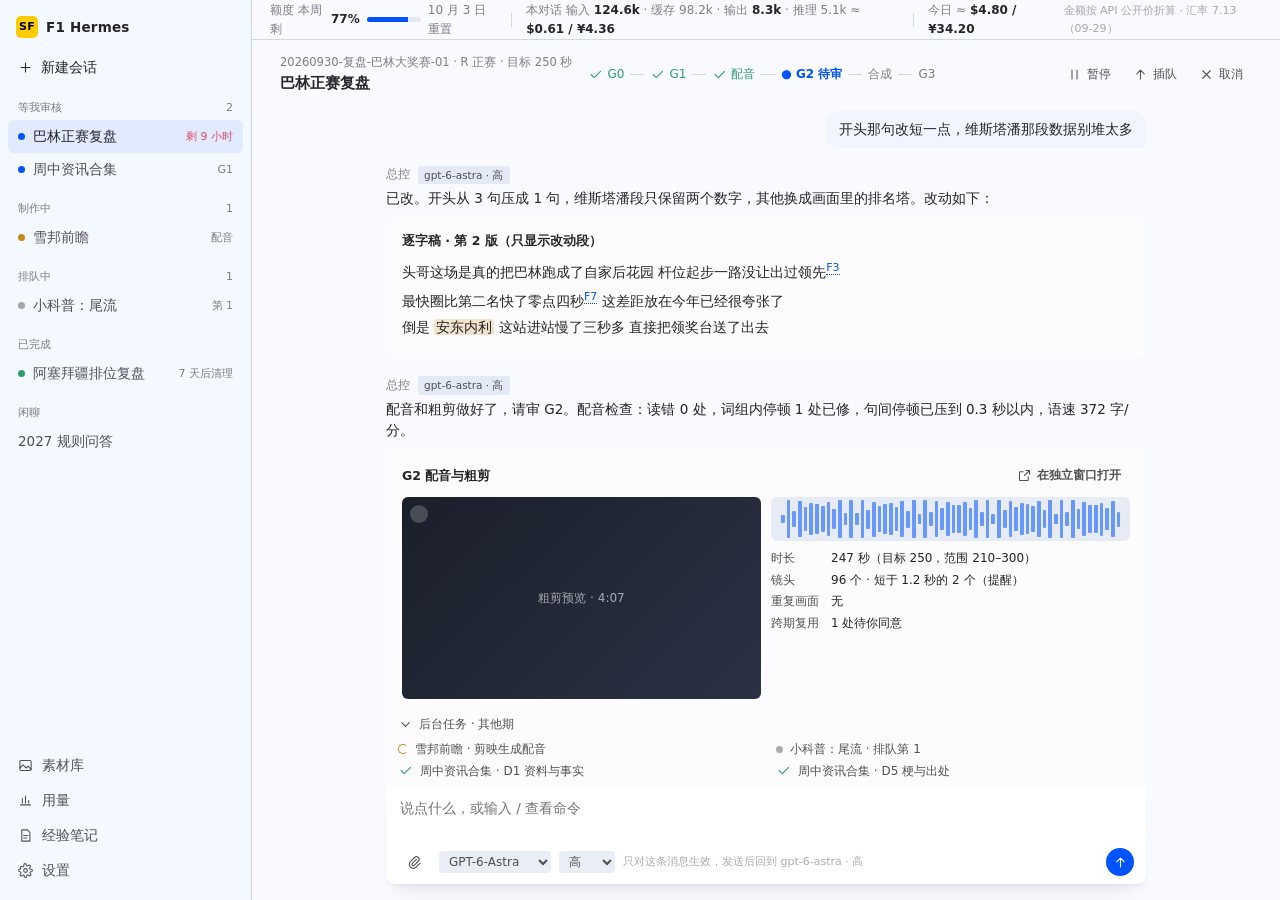
<file: F1 Harness V1/web/mockup/index.html>
<!doctype html>
<html lang="zh-CN">
<head>
<meta charset="utf-8">
<meta name="viewport" content="width=device-width, initial-scale=1">
<title>F1 Hermes · 样稿</title>
<style>
/* 配色、描边、阴影取自 Hermes Desktop（MIT）styles.css；样稿只做视觉确认，数据均为示例 */
:root {
  color-scheme: light dark;
  --fg: #17171a; --primary: #0053fd; --warm: #cf806d;
  --bg: #f8faff; --sidebar: rgba(243,247,255,.71); --card: #ffffff; --widget: #fcfcfe;
  --bubble: color-mix(in srgb, #0053fd 6%, #fff);
  --t1: color-mix(in srgb, var(--fg) 94%, transparent);
  --t2: color-mix(in srgb, var(--fg) 74%, transparent);
  --t3: color-mix(in srgb, var(--fg) 54%, transparent);
  --t4: color-mix(in srgb, var(--fg) 36%, transparent);
  --line: color-mix(in srgb, var(--primary) 10%, color-mix(in srgb, var(--fg) 8%, transparent));
  --hover: color-mix(in srgb, var(--primary) 4%, transparent);
  --active: color-mix(in srgb, var(--primary) 8%, transparent);
  --fill: color-mix(in srgb, var(--primary) 5%, color-mix(in srgb, var(--fg) 4%, transparent));
  --green: #2f9e6e; --red: #d94c63; --amber: #c98a1b;
  --stroke-nous: color-mix(in srgb, currentColor 3%, transparent);
  --shadow-nous: 0 .125rem .25rem -.125rem rgb(0 0 0/7%), 0 .5rem .75rem -.375rem rgb(0 0 0/6%), 0 1.25rem 1.75rem -.875rem rgb(0 0 0/6%);
  --r: 6px; --r-lg: 9px;
  --font: -apple-system, BlinkMacSystemFont, "SF Pro Text", "PingFang SC", system-ui, sans-serif;
}
@media (prefers-color-scheme: dark) {
  :root {
    --fg: #e8eaf0; --primary: #5b8cff; --bg: #0d0d0e; --sidebar: rgba(10,10,11,.78); --card: #161618; --widget: #141416;
    --bubble: color-mix(in srgb, #5b8cff 14%, #161618);
    --shadow-nous: 0 .5rem 1.5rem rgb(0 0 0/45%);
    --green: #55a583; --red: #e75e78; --amber: #d9a441;
  }
}
* { box-sizing: border-box; }
html, body { margin: 0; height: 100%; }
body { font: 13.5px/1.55 var(--font); color: var(--t1); background: var(--bg); display: flex; overflow: hidden; }
button { font: inherit; color: inherit; cursor: pointer; border: 0; background: none; }
svg.i { width: 15px; height: 15px; stroke: currentColor; fill: none; stroke-width: 1.7; stroke-linecap: round; stroke-linejoin: round; flex: none; }

/* ---------- 侧栏 ---------- */
aside { width: 252px; flex: none; background: var(--sidebar); backdrop-filter: blur(24px) saturate(1.4); border-right: 1px solid var(--line); display: flex; flex-direction: column; padding: 12px 8px; }
.brand { display: flex; align-items: center; gap: 8px; padding: 4px 8px 12px; font-weight: 600; letter-spacing: .2px; }
.brand .mark { width: 22px; height: 22px; border-radius: 5px; background: #ffcc00; display: grid; place-items: center; font-size: 11px; color: #000; font-weight: 800; }
.btn-new { display: flex; align-items: center; gap: 8px; padding: 7px 10px; border-radius: var(--r); color: var(--t1); }
.btn-new:hover, .row:hover, .nav:hover { background: var(--hover); }
.group { margin-top: 14px; }
.group h6 { margin: 0 0 4px; padding: 0 10px; font-size: 11px; font-weight: 500; color: var(--t3); display: flex; justify-content: space-between; }
.row { display: flex; align-items: center; gap: 8px; padding: 6px 10px; border-radius: var(--r); color: var(--t2); width: 100%; text-align: left; }
.row.on { background: var(--active); color: var(--t1); }
.row .t { flex: 1; overflow: hidden; white-space: nowrap; text-overflow: ellipsis; }
.dot { width: 7px; height: 7px; border-radius: 50%; flex: none; }
.dot.review { background: var(--primary); } .dot.work { background: var(--amber); } .dot.queue { background: var(--t4); } .dot.done { background: var(--green); }
.meta { font-size: 11px; color: var(--t3); }
.meta.warn { color: var(--red); }
.spacer { flex: 1; }
.nav { display: flex; align-items: center; gap: 9px; padding: 7px 10px; border-radius: var(--r); color: var(--t2); width: 100%; }
.nav.on { background: var(--active); color: var(--t1); }

/* ---------- 主区 ---------- */
main { flex: 1; display: flex; flex-direction: column; min-width: 0; }
.topbar { height: 40px; flex: none; display: flex; align-items: center; gap: 14px; padding: 0 18px; font-size: 12px; color: var(--t3); border-bottom: 1px solid var(--line); }
.topbar b { color: var(--t1); font-weight: 600; }
.topbar .sep { width: 1px; height: 14px; background: var(--line); }
.quota { display: flex; align-items: center; gap: 7px; }
.bar { width: 64px; height: 5px; border-radius: 3px; background: var(--fill); overflow: hidden; }
.bar i { display: block; height: 100%; background: var(--primary); }
.page { flex: 1; display: none; flex-direction: column; min-height: 0; }
.page.on { display: flex; }

.ephead { padding: 14px 28px 10px; display: flex; align-items: center; gap: 16px; flex-wrap: wrap; }
.ephead .code { font-size: 11.5px; color: var(--t3); }
.ephead h1 { margin: 0; font-size: 15px; font-weight: 600; }
.steps { display: flex; align-items: center; gap: 6px; font-size: 12px; color: var(--t3); }
.steps span { display: inline-flex; align-items: center; gap: 4px; }
.steps .ok { color: var(--green); } .steps .now { color: var(--primary); font-weight: 600; }
.steps em { width: 14px; height: 1px; background: var(--line); display: inline-block; }
.actions { margin-left: auto; display: flex; gap: 4px; }
.ghost { display: inline-flex; align-items: center; gap: 5px; padding: 4px 9px; border-radius: 4px; color: var(--t2); font-size: 12px; }
.ghost:hover { background: var(--hover); color: var(--t1); }

.thread { flex: 1; overflow-y: auto; padding: 6px 28px 24px; }
.msg { max-width: 760px; margin: 0 auto 18px; }
.msg.user { display: flex; justify-content: flex-end; }
.msg.user .bubble { background: var(--bubble); padding: 8px 13px; border-radius: 12px 12px 3px 12px; max-width: 78%; }
.who { font-size: 11.5px; color: var(--t3); margin-bottom: 4px; display: flex; gap: 8px; align-items: center; }
.chip { font-size: 10.5px; padding: 1px 6px; border-radius: 3px; background: var(--fill); color: var(--t2); }
.widget { background: var(--widget); border-radius: var(--r-lg); padding: 14px 16px; margin-top: 8px; }
.widget h5 { margin: 0 0 8px; font-size: 12.5px; font-weight: 600; display: flex; align-items: center; gap: 7px; }
.below { display: flex; gap: 8px; margin-top: 8px; }
.btn { padding: 5px 14px; border-radius: 4px; font-size: 12.5px; }
.btn.primary { background: var(--primary); color: #fff; }
.btn.soft { background: var(--fill); }
.btn.text { color: var(--t3); }
.script p { margin: 0 0 6px; }
.fact { color: var(--primary); border-bottom: 1px dotted currentColor; position: relative; cursor: help; font-size: 11px; vertical-align: super; }
.fact:hover::after { content: attr(data-src); position: absolute; left: 0; top: 18px; white-space: nowrap; background: var(--card); color: var(--t1); padding: 6px 9px; border-radius: 4px; box-shadow: var(--shadow-nous); font-size: 11.5px; z-index: 5; }
.pending { background: color-mix(in srgb, var(--amber) 22%, transparent); border-radius: 2px; padding: 0 2px; }
.media { display: grid; grid-template-columns: 1fr 1fr; gap: 10px; }
.player { aspect-ratio: 16/9; border-radius: 6px; background: linear-gradient(135deg, #1b1f2a, #2b3245); display: grid; place-items: center; color: #fff9; font-size: 12px; position: relative; overflow: hidden; }
.player .wm { position: absolute; left: 8px; top: 8px; width: 18px; height: 18px; border-radius: 50%; background: #fff3; }
.wave { height: 44px; border-radius: 6px; background: var(--fill); display: flex; align-items: center; gap: 2px; padding: 0 10px; }
.wave i { flex: 1; background: var(--primary); opacity: .55; border-radius: 1px; }
.kv { display: grid; grid-template-columns: auto 1fr; gap: 3px 12px; font-size: 12px; color: var(--t2); margin-top: 8px; }
.kv b { color: var(--t1); font-weight: 500; }

/* 卡片堆叠（跨期复用审批） */
.stack { position: relative; max-width: 760px; margin: 0 auto 18px; padding-top: 7px; }
.stack .behind { position: absolute; left: 2%; right: 2%; top: 0; height: 30px; border-radius: var(--r-lg); background: var(--widget); opacity: .7; transform: scale(.96); }
.stack .front { position: relative; }
.thumbs { display: flex; gap: 6px; }
.thumbs i { width: 88px; aspect-ratio: 16/9; border-radius: 4px; background: linear-gradient(135deg, #37404f, #1e2430); }

/* 状态栏 + 输入框 */
.dock { padding: 0 28px 16px; }
.status { max-width: 760px; margin: 0 auto; background: var(--widget); border-radius: var(--r-lg) var(--r-lg) 0 0; padding: 8px 12px 6px; font-size: 12px; }
.status .hd { display: flex; align-items: center; gap: 6px; color: var(--t2); cursor: pointer; }
.status ul { list-style: none; margin: 6px 0 0; padding: 0; display: grid; grid-template-columns: 1fr 1fr; gap: 3px 20px; }
.status li { display: flex; align-items: center; gap: 7px; color: var(--t2); }
.status.fold ul { display: none; }
.spin { width: 10px; height: 10px; border-radius: 50%; border: 1.5px solid var(--amber); border-right-color: transparent; animation: s 1s linear infinite; }
@keyframes s { to { transform: rotate(360deg); } }
@media (prefers-reduced-motion: reduce) { .spin { animation: none; } }
.composer { max-width: 760px; margin: 0 auto; background: var(--card); border-radius: 0 0 var(--r-lg) var(--r-lg); box-shadow: var(--shadow-nous); padding: 10px 12px 8px; position: relative; }
.composer textarea { width: 100%; border: 0; outline: 0; resize: none; background: none; color: var(--t1); font: inherit; min-height: 44px; }
.ctrl { display: flex; align-items: center; gap: 8px; }
select { font: inherit; font-size: 12px; color: var(--t2); background: var(--fill); border: 0; border-radius: 4px; padding: 3px 6px; }
.send { margin-left: auto; width: 28px; height: 28px; border-radius: 50%; background: var(--primary); color: #fff; display: grid; place-items: center; }
.hint { font-size: 11px; color: var(--t4); }
.slash { position: absolute; left: 10px; bottom: calc(100% + 6px); width: 340px; background: var(--card); border-radius: 8px; box-shadow: var(--shadow-nous); border: 1px solid var(--stroke-nous); padding: 5px; display: none; }
.slash.on { display: block; }
.slash div { display: flex; gap: 10px; padding: 5px 8px; border-radius: 4px; font-size: 12.5px; }
.slash div:hover { background: var(--hover); }
.slash code { color: var(--primary); width: 70px; }

/* 其他页 */
.pagebody { flex: 1; overflow-y: auto; padding: 22px 32px; }
.pagebody h2 { margin: 0 0 4px; font-size: 16px; font-weight: 600; }
.sub { color: var(--t3); font-size: 12px; margin-bottom: 18px; }
.seg { display: inline-flex; background: var(--fill); border-radius: 5px; padding: 2px; margin-bottom: 14px; }
.seg button { padding: 3px 12px; border-radius: 4px; font-size: 12px; color: var(--t2); }
.seg button.on { background: var(--card); color: var(--t1); box-shadow: 0 1px 2px rgb(0 0 0/8%); }
table { border-collapse: collapse; width: 100%; font-size: 12.5px; }
th { text-align: left; font-weight: 500; color: var(--t3); padding: 6px 8px; border-bottom: 1px solid var(--line); }
td { padding: 6px 8px; border-bottom: 1px solid color-mix(in srgb, var(--line) 60%, transparent); color: var(--t2); }
.cards { display: grid; grid-template-columns: repeat(auto-fill, minmax(190px, 1fr)); gap: 14px; }
.asset .thumb { aspect-ratio: 16/9; border-radius: 6px; background: linear-gradient(135deg, #2c3446, #151a24); margin-bottom: 6px; }
.tags { display: flex; flex-wrap: wrap; gap: 4px; margin-top: 4px; }

/* 设置浮层 */
.overlay { position: fixed; inset: 0; background: rgb(0 0 0/18%); backdrop-filter: blur(3px); display: none; place-items: center; z-index: 20; }
.overlay.on { display: grid; }
.panel { width: 720px; max-height: 80vh; overflow-y: auto; background: var(--card); border-radius: 12px; box-shadow: var(--shadow-nous); border: 1px solid var(--stroke-nous); padding: 20px 24px; }
.panel .x { float: right; color: var(--t3); }
</style>
</head>
<body>
<svg width="0" height="0" style="position:absolute">
  <defs>
    <symbol id="plus" viewBox="0 0 24 24"><path d="M12 5v14M5 12h14"/></symbol>
    <symbol id="photo" viewBox="0 0 24 24"><rect x="3" y="4" width="18" height="16" rx="2"/><path d="m3 16 5-5 5 5 3-3 5 5"/></symbol>
    <symbol id="chart" viewBox="0 0 24 24"><path d="M4 19h16M7 16V9m5 7V5m5 11v-4"/></symbol>
    <symbol id="note" viewBox="0 0 24 24"><path d="M6 3h9l4 4v14H6z"/><path d="M9 12h7M9 16h5"/></symbol>
    <symbol id="gear" viewBox="0 0 24 24"><circle cx="12" cy="12" r="3"/><path d="M19.4 15a1.7 1.7 0 0 0 .3 1.8l.1.1a2 2 0 1 1-2.8 2.8l-.1-.1a1.7 1.7 0 0 0-2.9 1.2V21a2 2 0 1 1-4 0v-.1a1.7 1.7 0 0 0-2.9-1.2l-.1.1a2 2 0 1 1-2.8-2.8l.1-.1a1.7 1.7 0 0 0-1.2-2.9H3a2 2 0 1 1 0-4h.1A1.7 1.7 0 0 0 4.6 9l-.1-.1a2 2 0 1 1 2.8-2.8l.1.1A1.7 1.7 0 0 0 9.3 4.7V3a2 2 0 1 1 4 0v.1a1.7 1.7 0 0 0 2.9 1.2l.1-.1a2 2 0 1 1 2.8 2.8l-.1.1a1.7 1.7 0 0 0 1.2 2.9H21a2 2 0 1 1 0 4h-.1a1.7 1.7 0 0 0-1.5 1z"/></symbol>
    <symbol id="pause" viewBox="0 0 24 24"><path d="M8 5v14M16 5v14"/></symbol>
    <symbol id="up" viewBox="0 0 24 24"><path d="M12 19V5M6 11l6-6 6 6"/></symbol>
    <symbol id="x" viewBox="0 0 24 24"><path d="M6 6l12 12M18 6 6 18"/></symbol>
    <symbol id="clip" viewBox="0 0 24 24"><path d="m15 7-6.5 6.5a1.5 1.5 0 0 0 3 3L18 10a3 3 0 0 0-6-6l-6.5 6.5a4.5 4.5 0 0 0 9 9L21 13"/></symbol>
    <symbol id="win" viewBox="0 0 24 24"><path d="M14 4h6v6M20 4l-8 8M18 14v5a1 1 0 0 1-1 1H5a1 1 0 0 1-1-1V7a1 1 0 0 1 1-1h5"/></symbol>
    <symbol id="chev" viewBox="0 0 24 24"><path d="m6 9 6 6 6-6"/></symbol>
    <symbol id="check" viewBox="0 0 24 24"><path d="m5 12 5 5L20 7"/></symbol>
  </defs>
</svg>

<aside>
  <div class="brand"><span class="mark">SF</span>F1 Hermes</div>
  <button class="btn-new"><svg class="i"><use href="#plus"/></svg>新建会话</button>

  <div class="group"><h6>等我审核 <span>2</span></h6>
    <button class="row on" data-go="chat"><span class="dot review"></span><span class="t">巴林正赛复盘</span><span class="meta warn">剩 9 小时</span></button>
    <button class="row" data-go="chat"><span class="dot review"></span><span class="t">周中资讯合集</span><span class="meta">G1</span></button>
  </div>
  <div class="group"><h6>制作中 <span>1</span></h6>
    <button class="row" data-go="chat"><span class="dot work"></span><span class="t">雪邦前瞻</span><span class="meta">配音</span></button>
  </div>
  <div class="group"><h6>排队中 <span>1</span></h6>
    <button class="row" data-go="chat"><span class="dot queue"></span><span class="t">小科普：尾流</span><span class="meta">第 1</span></button>
  </div>
  <div class="group"><h6>已完成</h6>
    <button class="row" data-go="chat"><span class="dot done"></span><span class="t">阿塞拜疆排位复盘</span><span class="meta">7 天后清理</span></button>
  </div>
  <div class="group"><h6>闲聊</h6>
    <button class="row" data-go="chat"><span class="t">2027 规则问答</span></button>
  </div>

  <div class="spacer"></div>
  <button class="nav" data-go="assets"><svg class="i"><use href="#photo"/></svg>素材库</button>
  <button class="nav" data-go="usage"><svg class="i"><use href="#chart"/></svg>用量</button>
  <button class="nav" data-go="notes"><svg class="i"><use href="#note"/></svg>经验笔记</button>
  <button class="nav" id="openSettings"><svg class="i"><use href="#gear"/></svg>设置</button>
</aside>

<main>
  <div class="topbar">
    <span class="quota">额度 本周剩 <b>77%</b><span class="bar"><i style="width:77%"></i></span>10 月 3 日重置</span>
    <span class="sep"></span>
    <span>本对话 输入 <b>124.6k</b> · 缓存 98.2k · 输出 <b>8.3k</b> · 推理 5.1k ≈ <b>$0.61 / ¥4.36</b></span>
    <span class="sep"></span>
    <span>今日 ≈ <b>$4.80 / ¥34.20</b></span>
    <span style="margin-left:auto" class="hint">金额按 API 公开价折算 · 汇率 7.13（09-29）</span>
  </div>

  <!-- 聊天页 -->
  <section class="page on" id="chat">
    <div class="ephead">
      <div><div class="code">20260930-复盘-巴林大奖赛-01 · R 正赛 · 目标 250 秒</div><h1>巴林正赛复盘</h1></div>
      <div class="steps">
        <span class="ok"><svg class="i"><use href="#check"/></svg>G0</span><em></em>
        <span class="ok"><svg class="i"><use href="#check"/></svg>G1</span><em></em>
        <span class="ok"><svg class="i"><use href="#check"/></svg>配音</span><em></em>
        <span class="now">● G2 待审</span><em></em><span>合成</span><em></em><span>G3</span>
      </div>
      <div class="actions">
        <button class="ghost"><svg class="i"><use href="#pause"/></svg>暂停</button>
        <button class="ghost"><svg class="i"><use href="#up"/></svg>插队</button>
        <button class="ghost"><svg class="i"><use href="#x"/></svg>取消</button>
      </div>
    </div>

    <div class="thread">
      <div class="msg user"><div class="bubble">开头那句改短一点，维斯塔潘那段数据别堆太多</div></div>

      <div class="msg">
        <div class="who">总控 <span class="chip">gpt-6-astra · 高</span></div>
        已改。开头从 3 句压成 1 句，维斯塔潘段只保留两个数字，其他换成画面里的排名塔。改动如下：
        <div class="widget script">
          <h5>逐字稿 · 第 2 版（只显示改动段）</h5>
          <p>头哥这场是真的把巴林跑成了自家后花园 杆位起步一路没让出过领先<span class="fact" data-src="F3 · FastF1 2026 巴林 正赛 · 领跑圈数 57/57">F3</span></p>
          <p>最快圈比第二名快了零点四秒<span class="fact" data-src="F7 · FastF1 2026 巴林 正赛 · 最快圈 1:32.118">F7</span> 这差距放在今年已经很夸张了</p>
          <p>倒是 <span class="pending" title="译名待审">安东内利</span> 这站进站慢了三秒多 直接把领奖台送了出去</p>
        </div>
      </div>

      <div class="msg">
        <div class="who">总控 <span class="chip">gpt-6-astra · 高</span></div>
        配音和粗剪做好了，请审 G2。配音检查：读错 0 处，词组内停顿 1 处已修，句间停顿已压到 0.3 秒以内，语速 372 字/分。
        <div class="widget">
          <h5>G2 配音与粗剪
            <button class="ghost" id="openG3" style="margin-left:auto"><svg class="i"><use href="#win"/></svg>在独立窗口打开</button></h5>
          <div class="media">
            <div class="player"><span class="wm"></span>粗剪预览 · 4:07</div>
            <div>
              <div class="wave" id="wave"></div>
              <div class="kv">
                <span>时长</span><b>247 秒（目标 250，范围 210–300）</b>
                <span>镜头</span><b>96 个 · 短于 1.2 秒的 2 个（提醒）</b>
                <span>重复画面</span><b>无</b>
                <span>跨期复用</span><b>1 处待你同意</b>
              </div>
            </div>
          </div>
        </div>
        <div class="below">
          <button class="btn primary">通过</button>
          <button class="btn soft">打回配音</button>
          <button class="btn soft">打回画面</button>
          <button class="btn text">写意见…</button>
        </div>
      </div>

      <div class="stack">
        <div class="behind"></div>
        <div class="widget front">
          <h5>跨期复用 · 需要你同意（1/2）</h5>
          <div style="display:flex; gap:14px">
            <div class="thumbs"><i></i><i></i></div>
            <div style="font-size:12.5px; color:var(--t2)">
              勒克莱尔 T1 锁死镜头，上次用在 <b style="color:var(--t1)">20260915-复盘-意大利大奖赛-01</b>（0:42–0:45）<br>
              原因：本期新素材和 Drive 未用素材里没有这个角度的画面，已搜 12 个来源。
            </div>
          </div>
        </div>
        <div class="below"><button class="btn primary">同意</button><button class="btn soft">拒绝，换别的</button></div>
      </div>
    </div>

    <div class="dock">
      <div class="status" id="status">
        <div class="hd"><svg class="i"><use href="#chev"/></svg>后台任务 · 其他期</div>
        <ul>
          <li><span class="spin"></span>雪邦前瞻 · 剪映生成配音</li>
          <li><span class="dot queue"></span>小科普：尾流 · 排队第 1</li>
          <li><svg class="i" style="color:var(--green)"><use href="#check"/></svg>周中资讯合集 · D1 资料与事实</li>
          <li><svg class="i" style="color:var(--green)"><use href="#check"/></svg>周中资讯合集 · D5 梗与出处</li>
        </ul>
      </div>
      <div class="composer">
        <div class="slash" id="slash">
          <div><code>/model</code>这条消息换模型</div>
          <div><code>/effort</code>这条消息换推理强度</div>
          <div><code>/pause</code>暂停本期</div>
          <div><code>/resume</code>继续本期</div>
          <div><code>/jump</code>插队到最前</div>
          <div><code>/retry</code>重试失败的步骤</div>
          <div><code>/status</code>查看本期进度</div>
          <div><code>/cancel</code>取消本期</div>
        </div>
        <textarea id="input" placeholder="说点什么，或输入 / 查看命令"></textarea>
        <div class="ctrl">
          <button class="ghost" aria-label="添加附件"><svg class="i"><use href="#clip"/></svg></button>
          <select id="model"></select>
          <select id="effort"></select>
          <span class="hint" id="scope">只对这条消息生效，发送后回到 gpt-6-astra · 高</span>
          <button class="send" id="send"><svg class="i"><use href="#up"/></svg></button>
        </div>
      </div>
    </div>
  </section>

  <!-- 用量页 -->
  <section class="page" id="usage">
    <div class="pagebody">
      <h2>用量</h2>
      <div class="sub">金额按 OpenAI API 公开价折算，仅用于比较成本；订阅不按 token 扣费。</div>
      <div class="seg"><button class="on">今天</button><button>本周</button><button>本月</button></div>
      <svg viewBox="0 0 720 200" width="100%" style="max-width:900px; display:block; margin-bottom:18px" id="chartSvg"></svg>
      <table><thead><tr><th>时段</th><th>输入</th><th>缓存</th><th>输出</th><th>推理</th><th>美元</th><th>人民币</th></tr></thead><tbody id="usageRows"></tbody></table>
    </div>
  </section>

  <!-- 素材库 -->
  <section class="page" id="assets">
    <div class="pagebody">
      <h2>素材库</h2>
      <div class="sub">素材卡永久保存在本地；本地文件已清理的，需要时从 Drive 下载。</div>
      <div class="cards" id="assetCards"></div>
    </div>
  </section>

  <!-- 经验笔记 -->
  <section class="page" id="notes">
    <div class="pagebody">
      <h2>经验笔记</h2>
      <div class="sub">每期 G3 后总结，你批准后才生效，之后每期制作都会参考。</div>
      <div class="seg"><button class="on">待你批准 · 2</button><button>已生效 · 5</button></div>
      <div class="widget"><h5>数据段不要连续三个镜头都用图表</h5><div class="sub" style="margin:0">来源：巴林正赛复盘 G3 意见 · 适用：复盘、前瞻</div></div>
      <div class="below"><button class="btn primary">批准</button><button class="btn soft">改一下</button><button class="btn text">不要</button></div>
      <div class="widget" style="margin-top:14px"><h5>开头 50 秒不要连续用短句加标点</h5><div class="sub" style="margin:0">来源：雪邦前瞻 · 适用：全部分支</div></div>
      <div class="below"><button class="btn primary">批准</button><button class="btn soft">改一下</button><button class="btn text">不要</button></div>
    </div>
  </section>
</main>

<div class="overlay" id="settings">
  <div class="panel">
    <button class="x" id="closeSettings"><svg class="i"><use href="#x"/></svg></button>
    <h2 style="margin:0 0 4px; font-size:16px">设置 · 模型分工</h2>
    <div class="sub">自动流水线按这张表；聊天框里临时换模型只对当前动作生效。</div>
    <table><thead><tr><th>角色</th><th>模型</th><th>推理强度</th></tr></thead><tbody id="roleRows"></tbody></table>
  </div>
</div>

<script>
const models = [["gpt-6-astra","GPT-6-Astra",6],["gpt-6-sol","GPT-6-Sol",6],["gpt-6-luna","GPT-6-Luna",5],["gpt-5.6-sol","GPT-5.6-Sol",6],["gpt-5.6-terra","GPT-5.6-Terra",6],["gpt-5.6-luna","GPT-5.6-Luna",5],["gpt-5.5","GPT-5.5",4]];
const efforts = [["low","低"],["medium","中"],["high","高"],["xhigh","极高"],["max","最高"],["ultra","神临"]];
const $ = s => document.querySelector(s);
const modelSel = $("#model"), effortSel = $("#effort");

function fillEfforts(n, keep) {
  effortSel.innerHTML = efforts.slice(0, n).map(([v, l]) => `<option value="${v}">${l}</option>`).join("");
  effortSel.value = efforts.slice(0, n).some(e => e[0] === keep) ? keep : "high";
}
function resetDefault() { modelSel.value = "gpt-6-astra"; fillEfforts(6, "high"); markScope(); }
function markScope() {
  const changed = modelSel.value !== "gpt-6-astra" || effortSel.value !== "high";
  $("#scope").style.color = changed ? "var(--primary)" : "";
}
modelSel.innerHTML = models.map(([v, l]) => `<option value="${v}">${l}</option>`).join("");
modelSel.onchange = () => { fillEfforts(models.find(m => m[0] === modelSel.value)[2], effortSel.value); markScope(); };
effortSel.onchange = markScope;
resetDefault();

$("#input").oninput = e => $("#slash").classList.toggle("on", e.target.value.startsWith("/"));
$("#send").onclick = () => { $("#input").value = ""; $("#slash").classList.remove("on"); resetDefault(); };
$("#status .hd").onclick = () => $("#status").classList.toggle("fold");

document.querySelectorAll("[data-go]").forEach(b => b.onclick = () => {
  document.querySelectorAll(".page").forEach(p => p.classList.toggle("on", p.id === b.dataset.go));
  document.querySelectorAll(".row, .nav").forEach(x => x.classList.remove("on"));
  b.classList.add("on");
});
$("#openSettings").onclick = () => $("#settings").classList.add("on");
$("#closeSettings").onclick = () => $("#settings").classList.remove("on");
document.addEventListener("keydown", e => { if (e.key === "Escape") $("#settings").classList.remove("on"); });
$("#openG3").onclick = () => window.open("review.html", "g-review", "width=1280,height=800");

$("#wave").innerHTML = Array.from({length: 60}, (_, i) => `<i style="height:${18 + Math.abs(Math.sin(i * 1.7)) * 70}%"></i>`).join("");

const roles = [["总控","gpt-6-astra","高"],["剪辑决策","gpt-6-astra","高"],["QA 评审（独立对话）","gpt-6-astra","高"],["文案","gpt-6-sol","高"],["资料","gpt-6-sol","高"],["找素材","gpt-6-sol","高"],["梗核实","gpt-6-sol","高"],["素材打标","gpt-6-sol","高"],["图形","gpt-6-sol","高"],["配音操作","gpt-6-sol","高"]];
$("#roleRows").innerHTML = roles.map(r => `<tr><td>${r[0]}</td><td>${r[1]}</td><td>${r[2]}</td></tr>`).join("");

const hours = Array.from({length: 24}, (_, h) => h);
const inp = hours.map(h => h < 8 ? 0 : Math.round(40 + 90 * Math.abs(Math.sin(h / 2.3)) + (h === 8 ? 160 : 0)));
const out = inp.map(v => Math.round(v * 0.08)), rea = inp.map(v => Math.round(v * 0.05));
const max = Math.max(...inp), X = h => 40 + h * 28, Y = v => 180 - v / max * 160;
const line = (arr, c) => `<polyline fill="none" stroke="${c}" stroke-width="1.8" points="${arr.map((v, h) => `${X(h)},${Y(v)}`).join(" ")}"/>`;
$("#chartSvg").innerHTML =
  hours.filter(h => h % 3 === 0).map(h => `<text x="${X(h)}" y="196" font-size="10" fill="currentColor" opacity=".5" text-anchor="middle">${h}:00</text>`).join("") +
  `<line x1="40" y1="180" x2="${X(23)}" y2="180" stroke="currentColor" opacity=".15"/>` +
  line(inp, "var(--primary)") + line(out, "var(--warm)") + line(rea, "var(--green)") +
  `<text x="${X(8)+6}" y="${Y(inp[8])+4}" font-size="10.5" fill="currentColor" opacity=".6">08:00 新闻抓取</text>`;
$("#usageRows").innerHTML = hours.filter(h => inp[h]).map(h => {
  const usd = (inp[h] * 0.00125 + out[h] * 0.01 + rea[h] * 0.01).toFixed(2);
  return `<tr><td>${String(h).padStart(2,"0")}:00</td><td>${inp[h]}k</td><td>${Math.round(inp[h]*.78)}k</td><td>${out[h]}k</td><td>${rea[h]}k</td><td>$${usd}</td><td>¥${(usd*7.13).toFixed(2)}</td></tr>`;
}).join("");

const assets = [["勒克莱尔 T1 锁死","法拉利 · 勒克莱尔 · 蒙扎 · 事故","用过 1 次"],["巴林夜赛航拍","巴林 · 航拍","未使用"],["红牛进站 2.1 秒","红牛 · 维斯塔潘 · 进站","用过 2 次"],["雪邦看台全景","雪邦 · 看台","未使用 · 仅 Drive"],["梅奔车库","梅奔 · 围场","未使用"],["冲刺起步","起步 · 车载","用过 1 次"]];
$("#assetCards").innerHTML = assets.map(a => `<div class="asset"><div class="thumb"></div><div style="font-weight:500">${a[0]}</div><div class="tags">${a[1].split(" · ").map(t => `<span class="chip">${t}</span>`).join("")}</div><div class="meta" style="margin-top:4px">${a[2]}</div></div>`).join("");
</script>
</body>
</html>
</file>
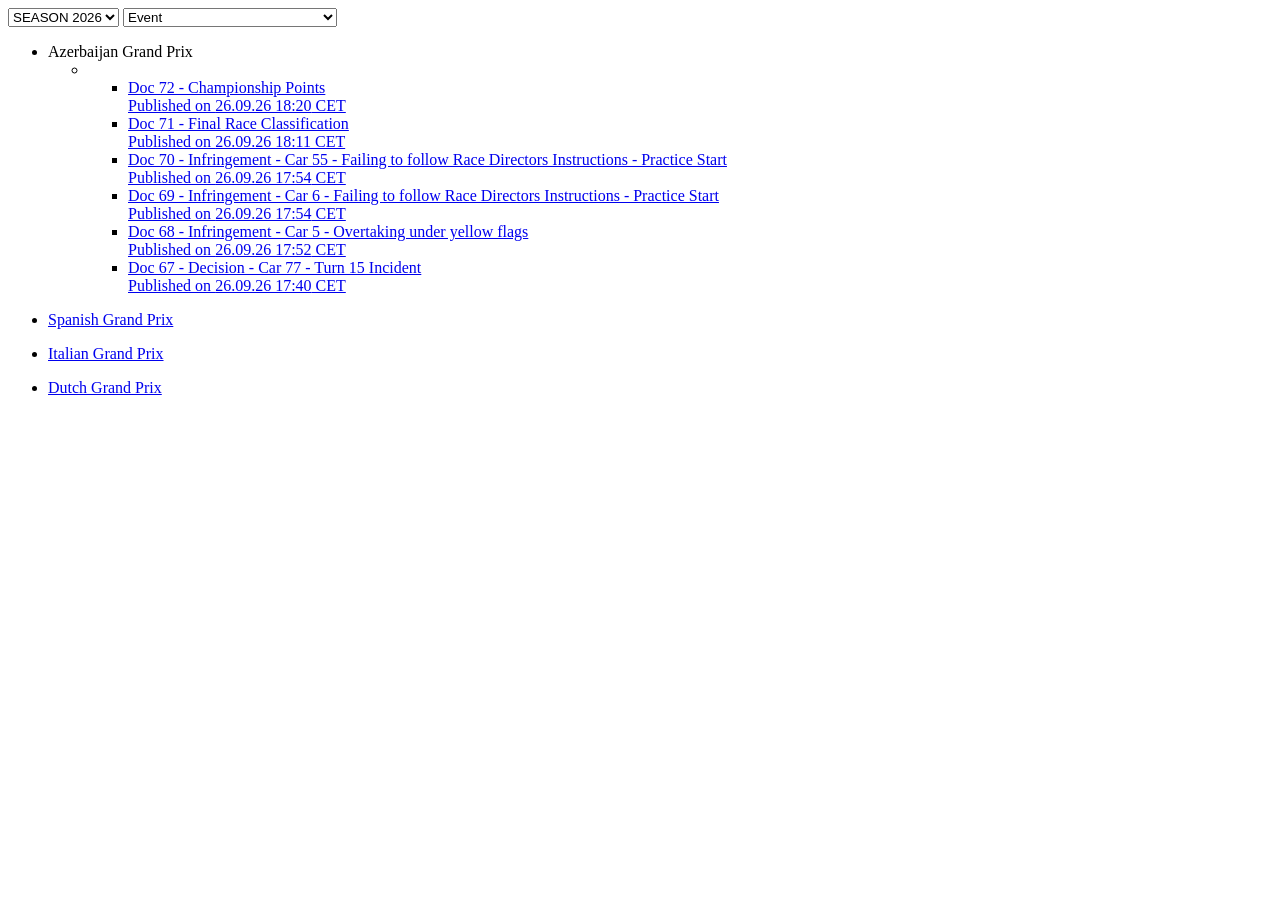
<file: F1 Harness V1/tests/fixtures/fia_season.html>
<!-- 裁剪自 https://www.fia.com/documents/championships/fia-formula-one-world-championship-14/season/season-2026-2072 （2026-09-29 抓取） -->
<html><body><form>
<select id="facetapi_select_facet_form_3" onchange="top.location.href=document.getElementById('facetapi_select_facet_form_3').options[document.getElementById('facetapi_select_facet_form_3').selectedIndex].value"><option value="/documents/championships/fia-formula-one-world-championship-14">SEASON 2026</option><option value="/documents/championships/fia-formula-one-world-championship-14/season/season-2025-2071">SEASON 2025</option><option value="/documents/championships/fia-formula-one-world-championship-14/season/season-2024-2043">SEASON 2024</option><option value="/documents/championships/fia-formula-one-world-championship-14/season/season-2023-2042">SEASON 2023</option><option value="/documents/championships/fia-formula-one-world-championship-14/season/season-2022-2005">SEASON 2022</option><option value="/documents/championships/fia-formula-one-world-championship-14/season/season-2021-1108">SEASON 2021</option><option value="/documents/championships/fia-formula-one-world-championship-14/season/season-2020-1059">SEASON 2020</option><option value="/documents/championships/fia-formula-one-world-championship-14/season/season-2019-971">SEASON 2019</option><option value="/documents/championships/fia-formula-one-world-championship-14/season/season-2015-249">SEASON 2015</option></select>
<select id="facetapi_select_facet_form_2" onchange="top.location.href=document.getElementById('facetapi_select_facet_form_2').options[document.getElementById('facetapi_select_facet_form_2').selectedIndex].value"><option value="0">Event</option><option value="/documents/championships/fia-formula-one-world-championship-14/season/season-2026-2072/event/Australian%20Grand%20Prix">Australian Grand Prix</option><option value="/documents/championships/fia-formula-one-world-championship-14/season/season-2026-2072/event/Austrian%20Grand%20Prix">Austrian Grand Prix</option><option value="/documents/championships/fia-formula-one-world-championship-14/season/season-2026-2072/event/Azerbaijan%20Grand%20Prix">Azerbaijan Grand Prix</option><option value="/documents/championships/fia-formula-one-world-championship-14/season/season-2026-2072/event/Barcelona-Catalunya%20Grand%20Prix">Barcelona-Catalunya Grand Prix</option><option value="/documents/championships/fia-formula-one-world-championship-14/season/season-2026-2072/event/Belgian%20Grand%20Prix">Belgian Grand Prix</option><option value="/documents/championships/fia-formula-one-world-championship-14/season/season-2026-2072/event/British%20Grand%20Prix">British Grand Prix</option><option value="/documents/championships/fia-formula-one-world-championship-14/season/season-2026-2072/event/Canadian%20Grand%20Prix">Canadian Grand Prix</option><option value="/documents/championships/fia-formula-one-world-championship-14/season/season-2026-2072/event/Chinese%20Grand%20Prix">Chinese Grand Prix</option><option value="/documents/championships/fia-formula-one-world-championship-14/season/season-2026-2072/event/Dutch%20Grand%20Prix">Dutch Grand Prix</option><option value="/documents/championships/fia-formula-one-world-championship-14/season/season-2026-2072/event/Hungarian%20Grand%20Prix">Hungarian Grand Prix</option><option value="/documents/championships/fia-formula-one-world-championship-14/season/season-2026-2072/event/Italian%20Grand%20Prix">Italian Grand Prix</option><option value="/documents/championships/fia-formula-one-world-championship-14/season/season-2026-2072/event/Japanese%20Grand%20Prix">Japanese Grand Prix</option><option value="/documents/championships/fia-formula-one-world-championship-14/season/season-2026-2072/event/Miami%20Grand%20Prix">Miami Grand Prix</option><option value="/documents/championships/fia-formula-one-world-championship-14/season/season-2026-2072/event/Monaco%20Grand%20Prix">Monaco Grand Prix</option><option value="/documents/championships/fia-formula-one-world-championship-14/season/season-2026-2072/event/Spanish%20Grand%20Prix">Spanish Grand Prix</option></select>
</form>
<div class="decision-document-list">
<ul class="event-wrapper">
<li>
<div class="event-title active">Azerbaijan Grand Prix</div>
<ul class="document-type-wrapper open data-id-60311">
<li>
<ul class="document-row-wrapper non-categorised">
<li class="document-row key-72"> <a download="" href="/system/files/decision-document/2026_azerbaijan_grand_prix_-_championship_points.pdf" target="_blank">
<div class="file-type">
<div class="pdf"></div>
</div>
<div class="title">

  
  
  
  Doc 72 - Championship Points
  </div>
<div class="published">
  Published on <span class="date-display-single">26.09.26 18:20</span> CET  </div>
</a>
</li>
<li class="document-row key-71"> <a download="" href="/system/files/decision-document/2026_azerbaijan_grand_prix_-_final_race_classification.pdf" target="_blank">
<div class="file-type">
<div class="pdf"></div>
</div>
<div class="title">

  
  
  
  Doc 71 - Final Race Classification
  </div>
<div class="published">
  Published on <span class="date-display-single">26.09.26 18:11</span> CET  </div>
</a>
</li>
<li class="document-row key-70"> <a download="" href="/system/files/decision-document/2026_azerbaijan_grand_prix_-_infringement_-_car_55_-_failing_to_follow_race_directors_instructions_-_practice_start.pdf" target="_blank">
<div class="file-type">
<div class="pdf"></div>
</div>
<div class="title">

  
  
  
  Doc 70 - Infringement - Car 55 - Failing to follow Race Directors Instructions - Practice Start
  </div>
<div class="published">
  Published on <span class="date-display-single">26.09.26 17:54</span> CET  </div>
</a>
</li>
<li class="document-row key-69"> <a download="" href="/system/files/decision-document/2026_azerbaijan_grand_prix_-_infringement_-_car_6_-_failing_to_follow_race_directors_instructions_-_practice_start.pdf" target="_blank">
<div class="file-type">
<div class="pdf"></div>
</div>
<div class="title">

  
  
  
  Doc 69 - Infringement - Car 6 - Failing to follow Race Directors Instructions - Practice Start
  </div>
<div class="published">
  Published on <span class="date-display-single">26.09.26 17:54</span> CET  </div>
</a>
</li>
<li class="document-row key-68"> <a download="" href="/system/files/decision-document/2026_azerbaijan_grand_prix_-_infringement_-_car_5_-_overtaking_under_yellow_flags.pdf" target="_blank">
<div class="file-type">
<div class="pdf"></div>
</div>
<div class="title">

  
  
  
  Doc 68 - Infringement - Car 5 - Overtaking under yellow flags
  </div>
<div class="published">
  Published on <span class="date-display-single">26.09.26 17:52</span> CET  </div>
</a>
</li>
<li class="document-row key-67"> <a download="" href="/system/files/decision-document/2026_azerbaijan_grand_prix_-_decision_-_car_77_-_turn_15_incident.pdf" target="_blank">
<div class="file-type">
<div class="pdf"></div>
</div>
<div class="title">

  
  
  
  Doc 67 - Decision - Car 77 - Turn 15 Incident
  </div>
<div class="published">
  Published on <span class="date-display-single">26.09.26 17:40</span> CET  </div>
</a>
</li>


































































</ul>
</li>
</ul>
</li>
</ul>
<ul class="event-wrapper">
<li>
<a class="event-title data-id-60310 use-ajax" href="/decision-document-list/nojs/60310">
          Spanish Grand Prix        </a>
<ul class="document-type-wrapper data-id-60310">
</ul>
</li>
</ul>
<ul class="event-wrapper">
<li>
<a class="event-title data-id-60309 use-ajax" href="/decision-document-list/nojs/60309">
          Italian Grand Prix        </a>
<ul class="document-type-wrapper data-id-60309">
</ul>
</li>
</ul>
<ul class="event-wrapper">
<li>
<a class="event-title data-id-60308 use-ajax" href="/decision-document-list/nojs/60308">
          Dutch Grand Prix        </a>
<ul class="document-type-wrapper data-id-60308">
</ul>
</li>
</ul>











</div>
</body></html>
</file>
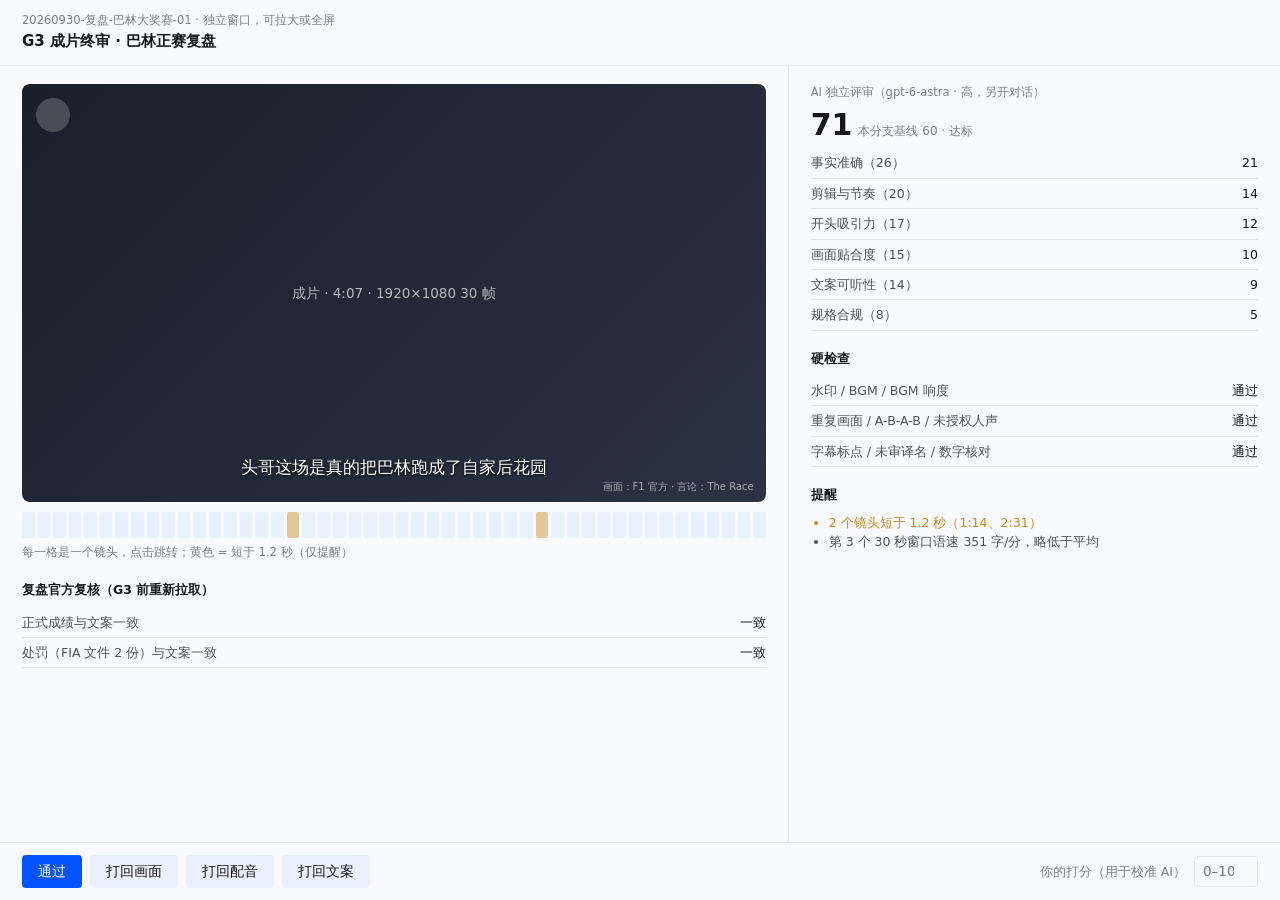
<file: F1 Harness V1/web/mockup/review.html>
<!doctype html>
<html lang="zh-CN">
<head>
<meta charset="utf-8">
<title>G3 成片终审 · 巴林正赛复盘</title>
<style>
:root { color-scheme: light dark; --fg:#17171a; --primary:#0053fd; --bg:#f8faff; --widget:#fcfcfe; --line:rgb(23 23 26/9%);
  --t2:rgb(23 23 26/74%); --t3:rgb(23 23 26/54%); --fill:rgb(0 83 253/6%); --green:#2f9e6e; --red:#d94c63; --amber:#c98a1b;
  --font:-apple-system, BlinkMacSystemFont, "SF Pro Text", "PingFang SC", system-ui, sans-serif; }
@media (prefers-color-scheme: dark) { :root { --fg:#e8eaf0; --primary:#5b8cff; --bg:#0d0d0e; --widget:#141416; --line:rgb(232 234 240/10%);
  --t2:rgb(232 234 240/74%); --t3:rgb(232 234 240/54%); --fill:rgb(91 140 255/12%); --green:#55a583; --red:#e75e78; } }
* { box-sizing: border-box; } body { margin:0; font:13.5px/1.55 var(--font); color:var(--fg); background:var(--bg); height:100vh; display:flex; flex-direction:column; }
header { padding:12px 22px; border-bottom:1px solid var(--line); display:flex; align-items:center; gap:14px; }
header h1 { margin:0; font-size:15px; font-weight:600; } .code { font-size:11.5px; color:var(--t3); }
.wrap { flex:1; display:grid; grid-template-columns: 1.6fr 1fr; min-height:0; }
.left { padding:18px 22px; overflow-y:auto; } .right { padding:18px 22px; overflow-y:auto; border-left:1px solid var(--line); }
.player { aspect-ratio:16/9; border-radius:8px; background:linear-gradient(135deg,#1b1f2a,#2b3245); position:relative; color:#fffa; display:grid; place-items:center; }
.player .wm { position:absolute; left:14px; top:14px; width:34px; height:34px; border-radius:50%; background:#fff3; }
.player .sub { position:absolute; bottom:22px; left:0; right:0; text-align:center; color:#fff; font-size:17px; text-shadow:0 1px 3px #000; }
.player .credit { position:absolute; right:12px; bottom:8px; font-size:10px; color:#fff9; }
.shots { display:flex; gap:3px; margin-top:10px; }
.shots i { flex:1; height:26px; border-radius:2px; background:var(--fill); }
.shots i.warn { background:color-mix(in srgb, var(--amber) 45%, transparent); }
h3 { font-size:12.5px; margin:18px 0 8px; font-weight:600; }
.score { font-size:30px; font-weight:600; } .score small { font-size:12px; color:var(--t3); font-weight:400; margin-left:6px; }
table { width:100%; border-collapse:collapse; font-size:12.5px; } td { padding:5px 0; border-bottom:1px solid var(--line); color:var(--t2); } td:last-child { text-align:right; color:var(--fg); }
.ok { color:var(--green); } .warn { color:var(--amber); }
ul { margin:0; padding-left:18px; color:var(--t2); font-size:12.5px; }
footer { padding:12px 22px; border-top:1px solid var(--line); display:flex; gap:8px; align-items:center; }
button { font:inherit; border:0; cursor:pointer; padding:6px 16px; border-radius:4px; }
.primary { background:var(--primary); color:#fff; } .soft { background:var(--fill); color:var(--fg); }
input { font:inherit; width:64px; padding:4px 8px; border-radius:4px; border:1px solid var(--line); background:none; color:var(--fg); }
</style>
</head>
<body>
<header>
  <div><div class="code">20260930-复盘-巴林大奖赛-01 · 独立窗口，可拉大或全屏</div><h1>G3 成片终审 · 巴林正赛复盘</h1></div>
</header>
<div class="wrap">
  <div class="left">
    <div class="player"><span class="wm"></span>成片 · 4:07 · 1920×1080 30 帧<div class="sub">头哥这场是真的把巴林跑成了自家后花园</div><div class="credit">画面：F1 官方 · 言论：The Race</div></div>
    <div class="shots" id="shots"></div>
    <div class="code" style="margin-top:6px">每一格是一个镜头，点击跳转；黄色 = 短于 1.2 秒（仅提醒）</div>
    <h3>复盘官方复核（G3 前重新拉取）</h3>
    <table>
      <tr><td>正式成绩与文案一致</td><td class="ok">一致</td></tr>
      <tr><td>处罚（FIA 文件 2 份）与文案一致</td><td class="ok">一致</td></tr>
    </table>
  </div>
  <div class="right">
    <div class="code">AI 独立评审（gpt-6-astra · 高，另开对话）</div>
    <div class="score">71<small>本分支基线 60 · 达标</small></div>
    <table>
      <tr><td>事实准确（26）</td><td>21</td></tr>
      <tr><td>剪辑与节奏（20）</td><td>14</td></tr>
      <tr><td>开头吸引力（17）</td><td>12</td></tr>
      <tr><td>画面贴合度（15）</td><td>10</td></tr>
      <tr><td>文案可听性（14）</td><td>9</td></tr>
      <tr><td>规格合规（8）</td><td>5</td></tr>
    </table>
    <h3>硬检查</h3>
    <table>
      <tr><td>水印 / BGM / BGM 响度</td><td class="ok">通过</td></tr>
      <tr><td>重复画面 / A-B-A-B / 未授权人声</td><td class="ok">通过</td></tr>
      <tr><td>字幕标点 / 未审译名 / 数字核对</td><td class="ok">通过</td></tr>
    </table>
    <h3>提醒</h3>
    <ul><li class="warn">2 个镜头短于 1.2 秒（1:14、2:31）</li><li>第 3 个 30 秒窗口语速 351 字/分，略低于平均</li></ul>
  </div>
</div>
<footer>
  <button class="primary">通过</button><button class="soft">打回画面</button><button class="soft">打回配音</button><button class="soft">打回文案</button>
  <span style="margin-left:auto; color:var(--t3); font-size:12.5px">你的打分（用于校准 AI）</span><input type="number" min="0" max="100" placeholder="0–100">
</footer>
<script>
document.getElementById("shots").innerHTML = Array.from({length: 48}, (_, i) => `<i class="${i === 17 || i === 33 ? "warn" : ""}"></i>`).join("");
</script>
</body>
</html>
</file>
